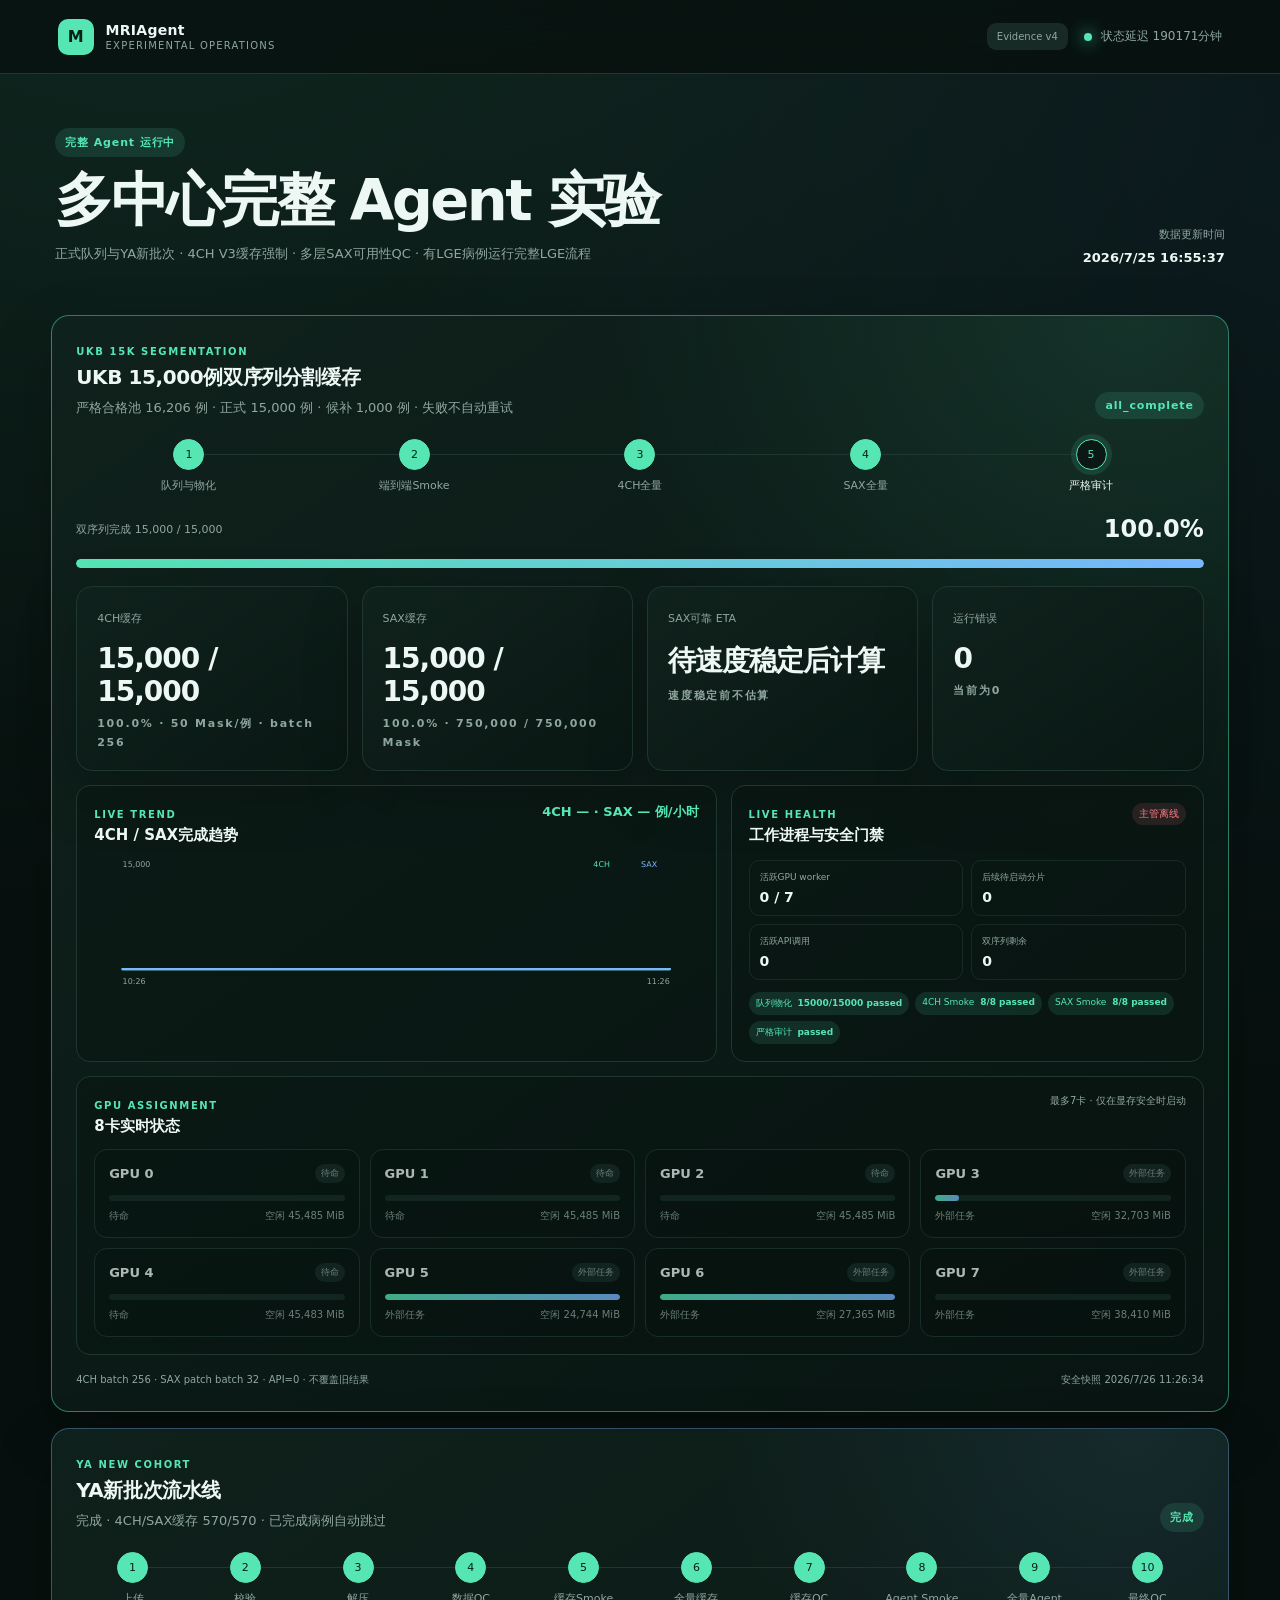
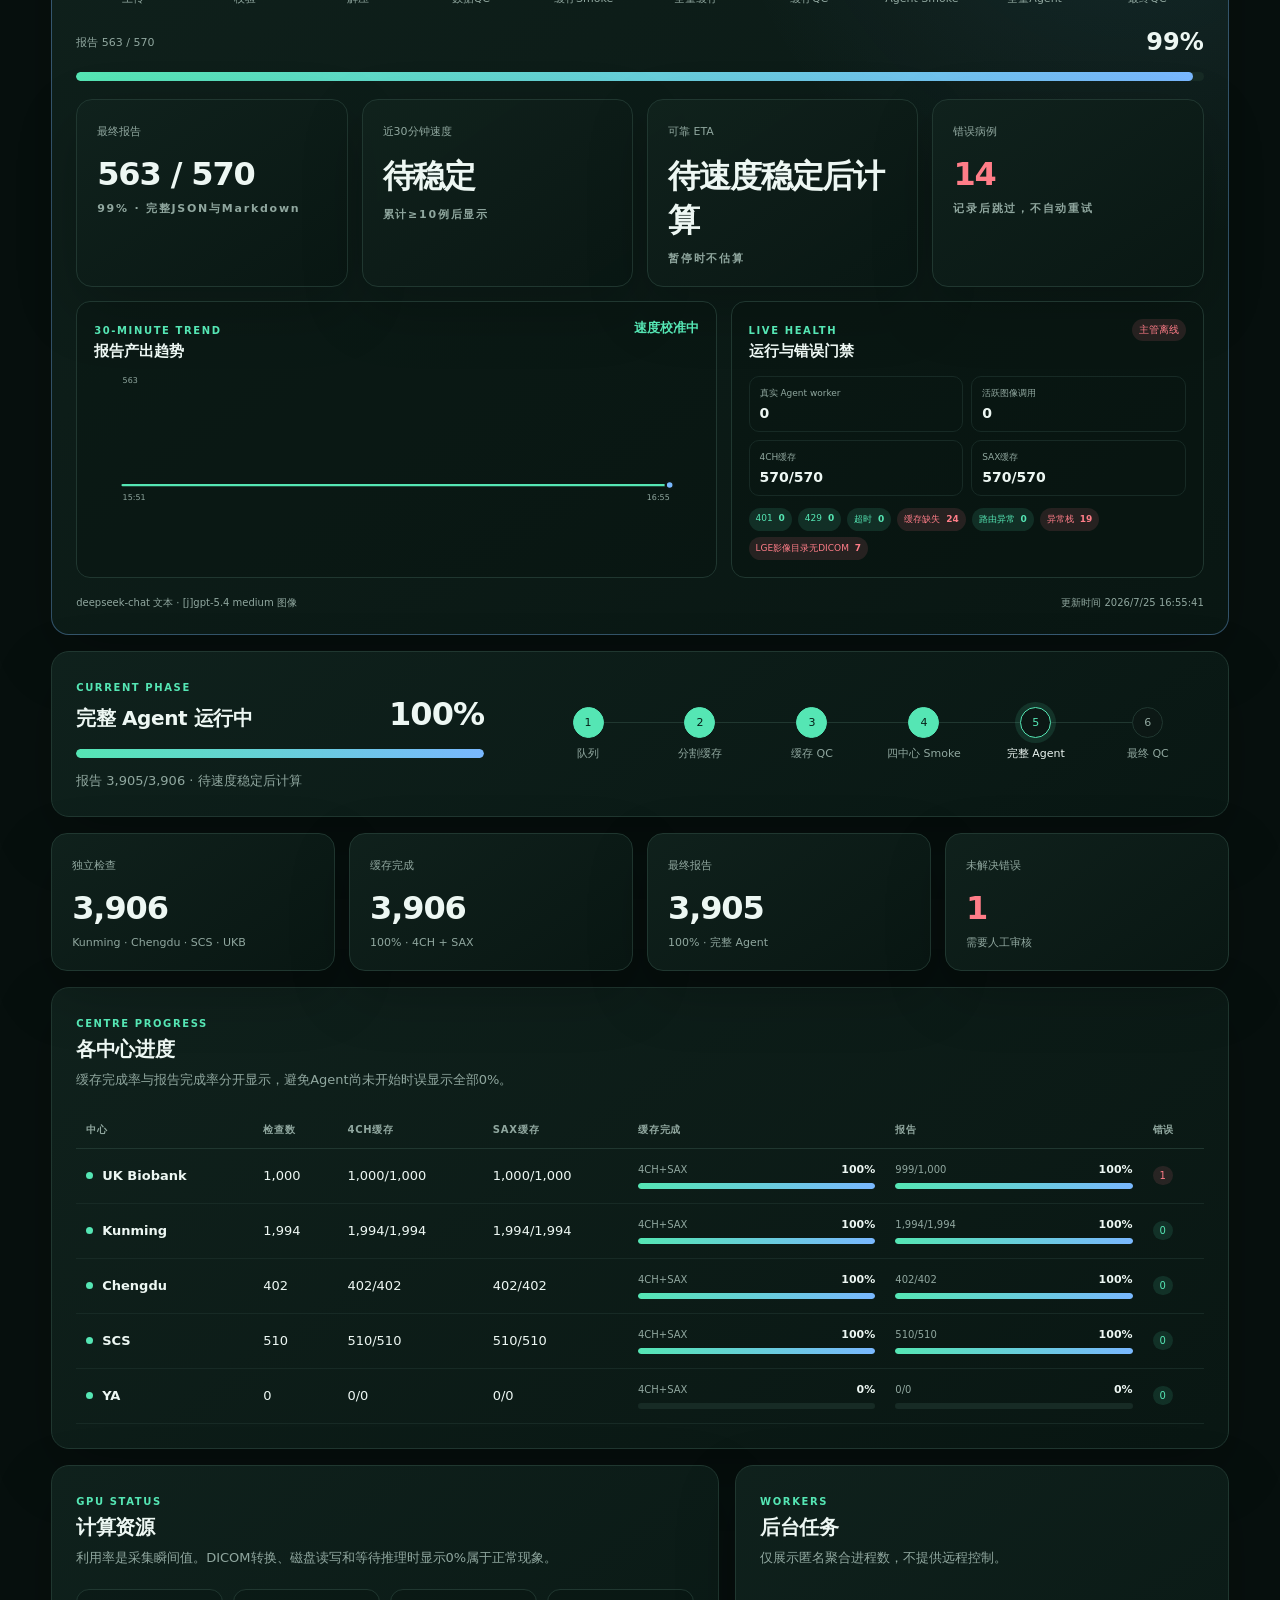
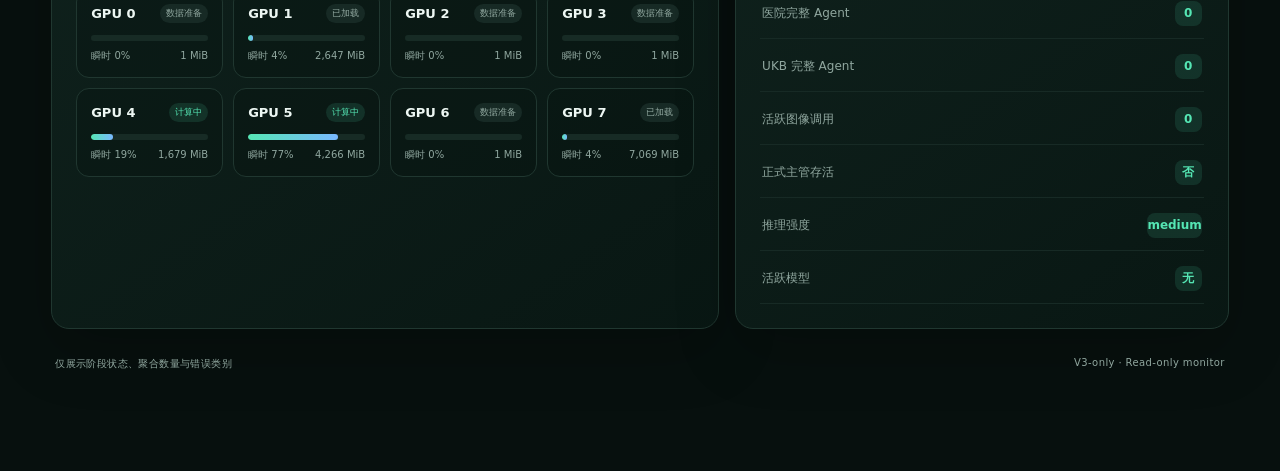
<file: index.html>
<!doctype html>
<html lang="zh-CN">
<head>
  <meta charset="utf-8">
  <meta name="viewport" content="width=device-width,initial-scale=1">
  <meta name="color-scheme" content="dark">
  <meta name="description" content="MRIAgent多中心及YA新批次匿名实验进度">
  <title>MRIAgent · 多中心实验进度</title>
  <link rel="icon" href="favicon.svg" type="image/svg+xml">
  <link rel="stylesheet" href="styles.css?v=ukb-lvgt-15000-v2">
</head>
<body>
  <header class="topbar">
    <a class="brand" href="./" aria-label="MRIAgent 实验进度首页">
      <span class="brand-mark">M</span>
      <span><b>MRIAgent</b><small>Experimental Operations</small></span>
    </a>
    <div class="top-actions">
      <a class="nav-link" href="evidence-v4.html">Evidence v4</a>
      <div class="live"><i aria-hidden="true"></i><span id="freshness">连接中</span></div>
    </div>
  </header>

  <main>
    <section class="hero">
      <div>
        <span id="phase-badge" class="phase-badge">读取状态</span>
        <h1>多中心完整 Agent 实验</h1>
        <p>正式队列与YA新批次 · 4CH V3缓存强制 · 多层SAX可用性QC · 有LGE病例运行完整LGE流程</p>
      </div>
      <div class="hero-meta"><span>数据更新时间</span><strong id="updated-at">—</strong></div>
    </section>

    <section id="alert" class="alert hidden" role="status"></section>

    <section class="panel ukb-sax-panel" aria-labelledby="ukb-sax-title">
      <div class="panel-head">
        <div><small>UKB 15K SEGMENTATION</small><h2 id="ukb-sax-title">UKB 15,000例双序列分割缓存</h2><p id="ukb-sax-detail">正在读取4CH与SAX全量缓存进度。</p></div>
        <span id="ukb-sax-state" class="phase-badge">连接中</span>
      </div>
      <ol class="pipeline ukb-sax-pipeline" id="ukb-sax-pipeline" aria-label="UKB 15000例分割流水线">
        <li data-stage="queue"><i>1</i><span>队列与物化</span></li>
        <li data-stage="smoke"><i>2</i><span>端到端Smoke</span></li>
        <li data-stage="four_ch"><i>3</i><span>4CH全量</span></li>
        <li data-stage="sax"><i>4</i><span>SAX全量</span></li>
        <li data-stage="audit"><i>5</i><span>严格审计</span></li>
      </ol>
      <div class="ya-run-progress">
        <div><span id="ukb-sax-progress-copy">双序列完成 0 / 15,000</span><strong id="ukb-sax-percent">0%</strong></div>
        <div class="progress progress-large"><i id="ukb-sax-progress"></i></div>
      </div>
      <div id="ukb-sax-cards" class="cards ya-cards"></div>
      <div class="ya-live-grid">
        <article class="ya-live-card">
          <div class="ya-live-head"><div><small>LIVE TREND</small><h3>4CH / SAX完成趋势</h3></div><b id="ukb-sax-rate">—</b></div>
          <svg id="ukb-sax-trend" viewBox="0 0 760 170" role="img" aria-label="UKB 4CH与SAX缓存完成趋势"></svg>
        </article>
        <article class="ya-live-card">
          <div class="ya-live-head"><div><small>LIVE HEALTH</small><h3>工作进程与安全门禁</h3></div><span id="ukb-sax-supervisor" class="status">—</span></div>
          <div id="ukb-sax-live-stats" class="ya-live-stats"></div>
          <div id="ukb-sax-error-list" class="ya-error-list"></div>
        </article>
      </div>
      <div class="ukb-sax-gpu-wrap"><div class="ya-live-head"><div><small>GPU ASSIGNMENT</small><h3>8卡实时状态</h3></div><span>最多7卡 · 仅在显存安全时启动</span></div><div id="ukb-sax-gpus" class="gpu-grid"></div></div>
      <div class="ya-foot"><span>4CH batch 256 · SAX patch batch 32 · API=0 · 不覆盖旧结果</span><span id="ukb-sax-updated">—</span></div>
    </section>

    <section class="panel ya-panel" aria-labelledby="ya-title">
      <div class="panel-head">
        <div><small>YA NEW COHORT</small><h2 id="ya-title">YA新批次流水线</h2><p id="ya-detail">正在读取上传与处理状态。</p></div>
        <span id="ya-state" class="phase-badge">连接中</span>
      </div>
      <ol class="pipeline ya-pipeline" id="ya-pipeline" aria-label="YA实验流水线">
        <li data-stage="waiting_upload"><i>1</i><span>上传</span></li>
        <li data-stage="verify_archives"><i>2</i><span>校验</span></li>
        <li data-stage="extract"><i>3</i><span>解压</span></li>
        <li data-stage="inventory_qc"><i>4</i><span>数据QC</span></li>
        <li data-stage="cache_smoke"><i>5</i><span>缓存Smoke</span></li>
        <li data-stage="cache_full"><i>6</i><span>全量缓存</span></li>
        <li data-stage="cache_qc"><i>7</i><span>缓存QC</span></li>
        <li data-stage="agent_smoke"><i>8</i><span>Agent Smoke</span></li>
        <li data-stage="agent_full"><i>9</i><span>全量Agent</span></li>
        <li data-stage="final_qc"><i>10</i><span>最终QC</span></li>
      </ol>
      <div class="ya-run-progress">
        <div><span id="ya-progress-copy">报告 0 / 570</span><strong id="ya-percent">0%</strong></div>
        <div class="progress progress-large"><i id="ya-progress"></i></div>
      </div>
      <div id="ya-cards" class="cards ya-cards"></div>
      <div class="ya-live-grid">
        <article class="ya-live-card">
          <div class="ya-live-head"><div><small>30-MINUTE TREND</small><h3>报告产出趋势</h3></div><b id="ya-rate">—</b></div>
          <svg id="ya-trend" viewBox="0 0 760 170" role="img" aria-label="YA累计报告趋势"></svg>
        </article>
        <article class="ya-live-card">
          <div class="ya-live-head"><div><small>LIVE HEALTH</small><h3>运行与错误门禁</h3></div><span id="ya-supervisor" class="status">—</span></div>
          <div id="ya-live-stats" class="ya-live-stats"></div>
          <div id="ya-error-list" class="ya-error-list"></div>
        </article>
      </div>
      <div class="ya-foot"><span id="ya-models">DeepSeek文本 · [j]gpt-5.4 medium图像</span><span id="ya-updated">—</span></div>
    </section>

    <section class="overview panel">
      <div class="overview-copy">
        <small>CURRENT PHASE</small>
        <div class="overview-title"><h2 id="phase-title">准备中</h2><strong id="phase-percent">0%</strong></div>
        <div class="progress progress-large"><i id="phase-progress"></i></div>
        <p id="phase-detail">正在读取实验状态。</p>
      </div>
      <ol class="pipeline" id="pipeline" aria-label="实验流水线">
        <li data-step="cohort"><i>1</i><span>队列</span></li>
        <li data-step="cache"><i>2</i><span>分割缓存</span></li>
        <li data-step="qc"><i>3</i><span>缓存 QC</span></li>
        <li data-step="smoke"><i>4</i><span>四中心 Smoke</span></li>
        <li data-step="agent"><i>5</i><span>完整 Agent</span></li>
        <li data-step="final"><i>6</i><span>最终 QC</span></li>
      </ol>
    </section>

    <section class="cards" id="summary-cards" aria-label="核心指标"></section>

    <section class="panel">
      <div class="panel-head">
        <div><small>CENTRE PROGRESS</small><h2>各中心进度</h2><p>缓存完成率与报告完成率分开显示，避免Agent尚未开始时误显示全部0%。</p></div>
      </div>
      <div class="table-wrap"><table>
        <thead><tr><th>中心</th><th>检查数</th><th>4CH缓存</th><th>SAX缓存</th><th>缓存完成</th><th>报告</th><th>错误</th></tr></thead>
        <tbody id="center-rows"></tbody>
      </table></div>
    </section>

    <section class="split">
      <article class="panel">
        <div class="panel-head"><div><small>GPU STATUS</small><h2>计算资源</h2><p>利用率是采集瞬间值。DICOM转换、磁盘读写和等待推理时显示0%属于正常现象。</p></div></div>
        <div id="gpu-grid" class="gpu-grid"></div>
      </article>
      <article class="panel">
        <div class="panel-head"><div><small>WORKERS</small><h2>后台任务</h2><p>仅展示匿名聚合进程数，不提供远程控制。</p></div></div>
        <div id="worker-list" class="worker-list"></div>
      </article>
    </section>

    <footer><span>仅展示阶段状态、聚合数量与错误类别</span><span>V3-only · Read-only monitor</span></footer>
  </main>
  <script src="app.js?v=ukb-lvgt-15000-v2"></script>
</body>
</html>
</file>
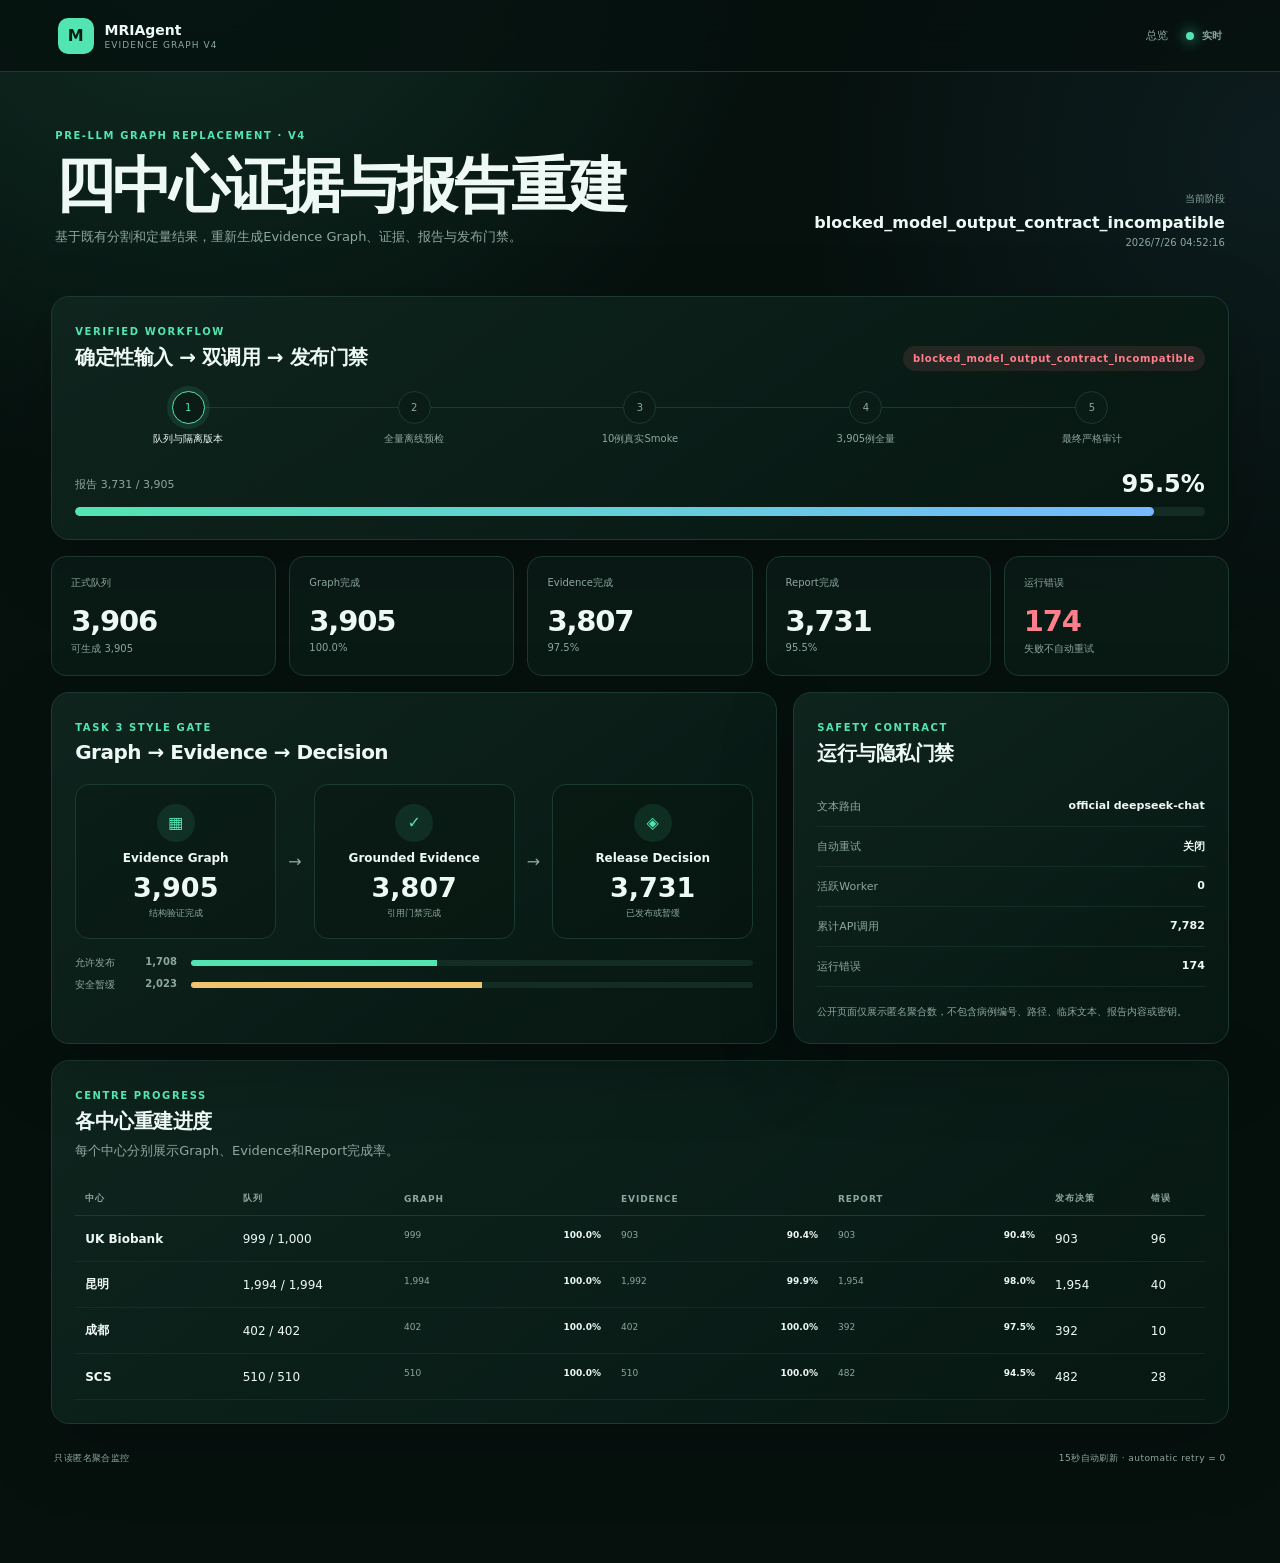
<file: evidence-v4.html>
<!doctype html>
<html lang="zh-CN">
<head>
  <meta charset="utf-8">
  <meta name="viewport" content="width=device-width,initial-scale=1">
  <meta name="color-scheme" content="dark">
  <meta name="description" content="MRIAgent Evidence Graph v4四中心匿名聚合实时进度">
  <title>MRIAgent · Evidence Graph v4</title>
  <link rel="icon" href="favicon.svg" type="image/svg+xml">
  <link rel="stylesheet" href="evidence-v4.css?v=1">
</head>
<body>
  <header class="topbar">
    <a class="brand" href="./"><span class="mark">M</span><span><b>MRIAgent</b><small>Evidence Graph v4</small></span></a>
    <div class="top-actions"><a href="./">总览</a><span class="live"><i></i><b id="freshness">连接中</b></span></div>
  </header>
  <main>
    <section class="hero">
      <div><span class="eyebrow">PRE-LLM GRAPH REPLACEMENT · V4</span><h1>四中心证据与报告重建</h1><p>基于既有分割和定量结果，重新生成Evidence Graph、证据、报告与发布门禁。</p></div>
      <div class="hero-state"><span>当前阶段</span><strong id="stage-name">读取状态</strong><small id="updated-at">—</small></div>
    </section>

    <section class="panel flow-panel">
      <div class="panel-head"><div><small>VERIFIED WORKFLOW</small><h2>确定性输入 → 双调用 → 发布门禁</h2></div><span id="state-badge" class="badge">连接中</span></div>
      <ol class="pipeline" id="pipeline">
        <li data-stage="prepared"><i>1</i><span>队列与隔离版本</span></li>
        <li data-stage="preflight"><i>2</i><span>全量离线预检</span></li>
        <li data-stage="smoke"><i>3</i><span>10例真实Smoke</span></li>
        <li data-stage="full"><i>4</i><span>3,905例全量</span></li>
        <li data-stage="audit"><i>5</i><span>最终严格审计</span></li>
      </ol>
      <div class="progress-copy"><span id="progress-copy">报告 0 / 3,905</span><strong id="progress-percent">0%</strong></div>
      <div class="progress"><i id="progress-bar"></i></div>
    </section>

    <section class="kpis" id="kpis" aria-label="核心进度"></section>

    <section class="split">
      <article class="panel decision-panel">
        <div class="panel-head"><div><small>TASK 3 STYLE GATE</small><h2>Graph → Evidence → Decision</h2></div></div>
        <div class="decision-flow">
          <div><span class="icon">▦</span><b>Evidence Graph</b><strong id="graph-count">0</strong><small>结构验证完成</small></div>
          <em>→</em>
          <div><span class="icon">✓</span><b>Grounded Evidence</b><strong id="evidence-count">0</strong><small>引用门禁完成</small></div>
          <em>→</em>
          <div><span class="icon">◈</span><b>Release Decision</b><strong id="decision-count">0</strong><small>已发布或暂缓</small></div>
        </div>
        <div class="release-bars">
          <div><span>允许发布</span><b id="released-copy">0</b></div><div class="bar"><i id="released-bar"></i></div>
          <div><span>安全暂缓</span><b id="withheld-copy">0</b></div><div class="bar amber"><i id="withheld-bar"></i></div>
        </div>
      </article>
      <article class="panel safety-panel">
        <div class="panel-head"><div><small>SAFETY CONTRACT</small><h2>运行与隐私门禁</h2></div></div>
        <ul>
          <li><span>文本路由</span><b id="text-route">official deepseek-chat</b></li>
          <li><span>自动重试</span><b id="retry-state">关闭</b></li>
          <li><span>活跃Worker</span><b id="workers">0</b></li>
          <li><span>累计API调用</span><b id="api-calls">0</b></li>
          <li><span>运行错误</span><b id="errors">0</b></li>
        </ul>
        <p>公开页面仅展示匿名聚合数，不包含病例编号、路径、临床文本、报告内容或密钥。</p>
      </article>
    </section>

    <section class="panel">
      <div class="panel-head"><div><small>CENTRE PROGRESS</small><h2>各中心重建进度</h2><p>每个中心分别展示Graph、Evidence和Report完成率。</p></div></div>
      <div class="table-wrap"><table><thead><tr><th>中心</th><th>队列</th><th>Graph</th><th>Evidence</th><th>Report</th><th>发布决策</th><th>错误</th></tr></thead><tbody id="center-rows"></tbody></table></div>
    </section>
    <footer><span>只读匿名聚合监控</span><span>15秒自动刷新 · automatic retry = 0</span></footer>
  </main>
  <script src="evidence-v4.js?v=1"></script>
</body>
</html>
</file>
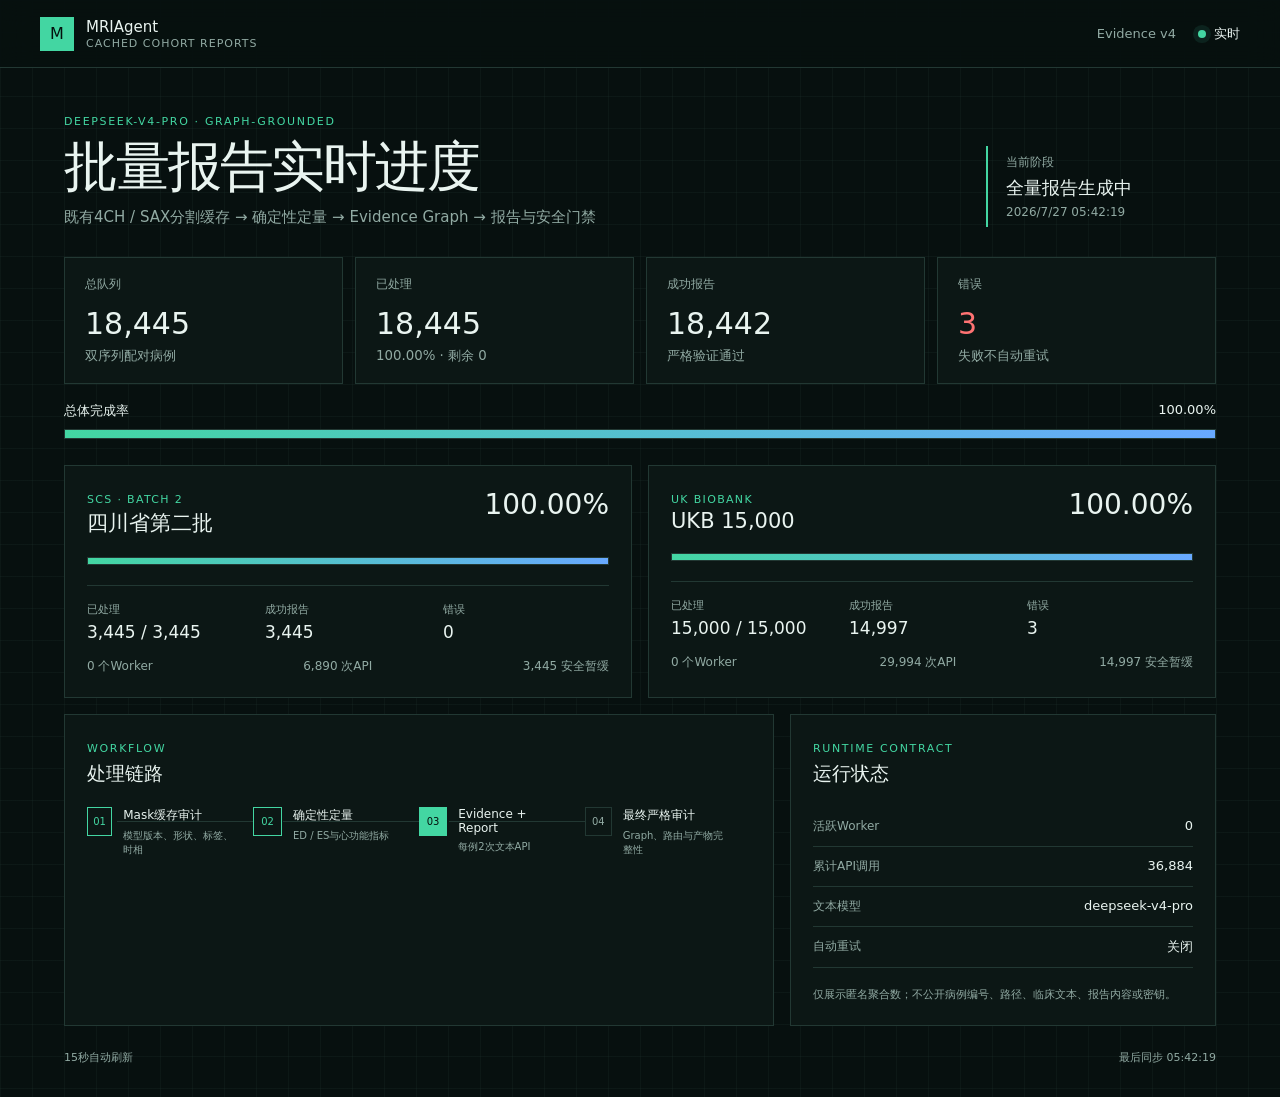
<file: reports-v4.html>
<!doctype html>
<html lang="zh-CN">
<head>
  <meta charset="utf-8">
  <meta name="viewport" content="width=device-width,initial-scale=1">
  <meta name="color-scheme" content="dark">
  <meta name="description" content="UKB 15000与四川第二批报告生成匿名聚合进度">
  <title>MRIAgent · 批量报告进度</title>
  <link rel="icon" href="favicon.svg" type="image/svg+xml">
  <link rel="stylesheet" href="reports-v4.css?v=1">
</head>
<body>
  <header class="topbar">
    <a class="brand" href="./"><span class="brand-mark">M</span><span><strong>MRIAgent</strong><small>Cached cohort reports</small></span></a>
    <nav><a href="evidence-v4.html">Evidence v4</a><span class="connection"><i></i><b id="connection">连接中</b></span></nav>
  </header>

  <main>
    <section class="hero">
      <div><span class="eyebrow">DEEPSEEK-V4-PRO · GRAPH-GROUNDED</span><h1>批量报告实时进度</h1><p>既有4CH / SAX分割缓存 → 确定性定量 → Evidence Graph → 报告与安全门禁</p></div>
      <div class="stage"><span>当前阶段</span><strong id="stage">读取状态</strong><small id="updated">—</small></div>
    </section>

    <section class="summary" aria-label="总进度">
      <article><span>总队列</span><strong id="total">0</strong><small>双序列配对病例</small></article>
      <article><span>已处理</span><strong id="completed">0</strong><small id="completed-note">0%</small></article>
      <article><span>成功报告</span><strong id="ok">0</strong><small>严格验证通过</small></article>
      <article class="error"><span>错误</span><strong id="errors">0</strong><small>失败不自动重试</small></article>
    </section>

    <section class="overall">
      <div class="overall-copy"><span>总体完成率</span><strong id="overall-percent">0.00%</strong></div>
      <div class="track" aria-label="总体完成率"><i id="overall-bar"></i></div>
    </section>

    <section class="cohorts" id="cohorts" aria-label="分队列进度"></section>

    <section class="lower">
      <article class="panel">
        <header><span>WORKFLOW</span><h2>处理链路</h2></header>
        <ol class="pipeline">
          <li class="done"><b>01</b><span>Mask缓存审计<small>模型版本、形状、标签、时相</small></span></li>
          <li class="done"><b>02</b><span>确定性定量<small>ED / ES与心功能指标</small></span></li>
          <li class="active"><b>03</b><span>Evidence + Report<small>每例2次文本API</small></span></li>
          <li><b>04</b><span>最终严格审计<small>Graph、路由与产物完整性</small></span></li>
        </ol>
      </article>
      <article class="panel runtime">
        <header><span>RUNTIME CONTRACT</span><h2>运行状态</h2></header>
        <dl>
          <div><dt>活跃Worker</dt><dd id="workers">0</dd></div>
          <div><dt>累计API调用</dt><dd id="api">0</dd></div>
          <div><dt>文本模型</dt><dd>deepseek-v4-pro</dd></div>
          <div><dt>自动重试</dt><dd id="retry">关闭</dd></div>
        </dl>
        <p>仅展示匿名聚合数；不公开病例编号、路径、临床文本、报告内容或密钥。</p>
      </article>
    </section>

    <footer><span>15秒自动刷新</span><span id="footer-state">等待数据</span></footer>
  </main>
  <script src="reports-v4.js?v=1"></script>
</body>
</html>
</file>
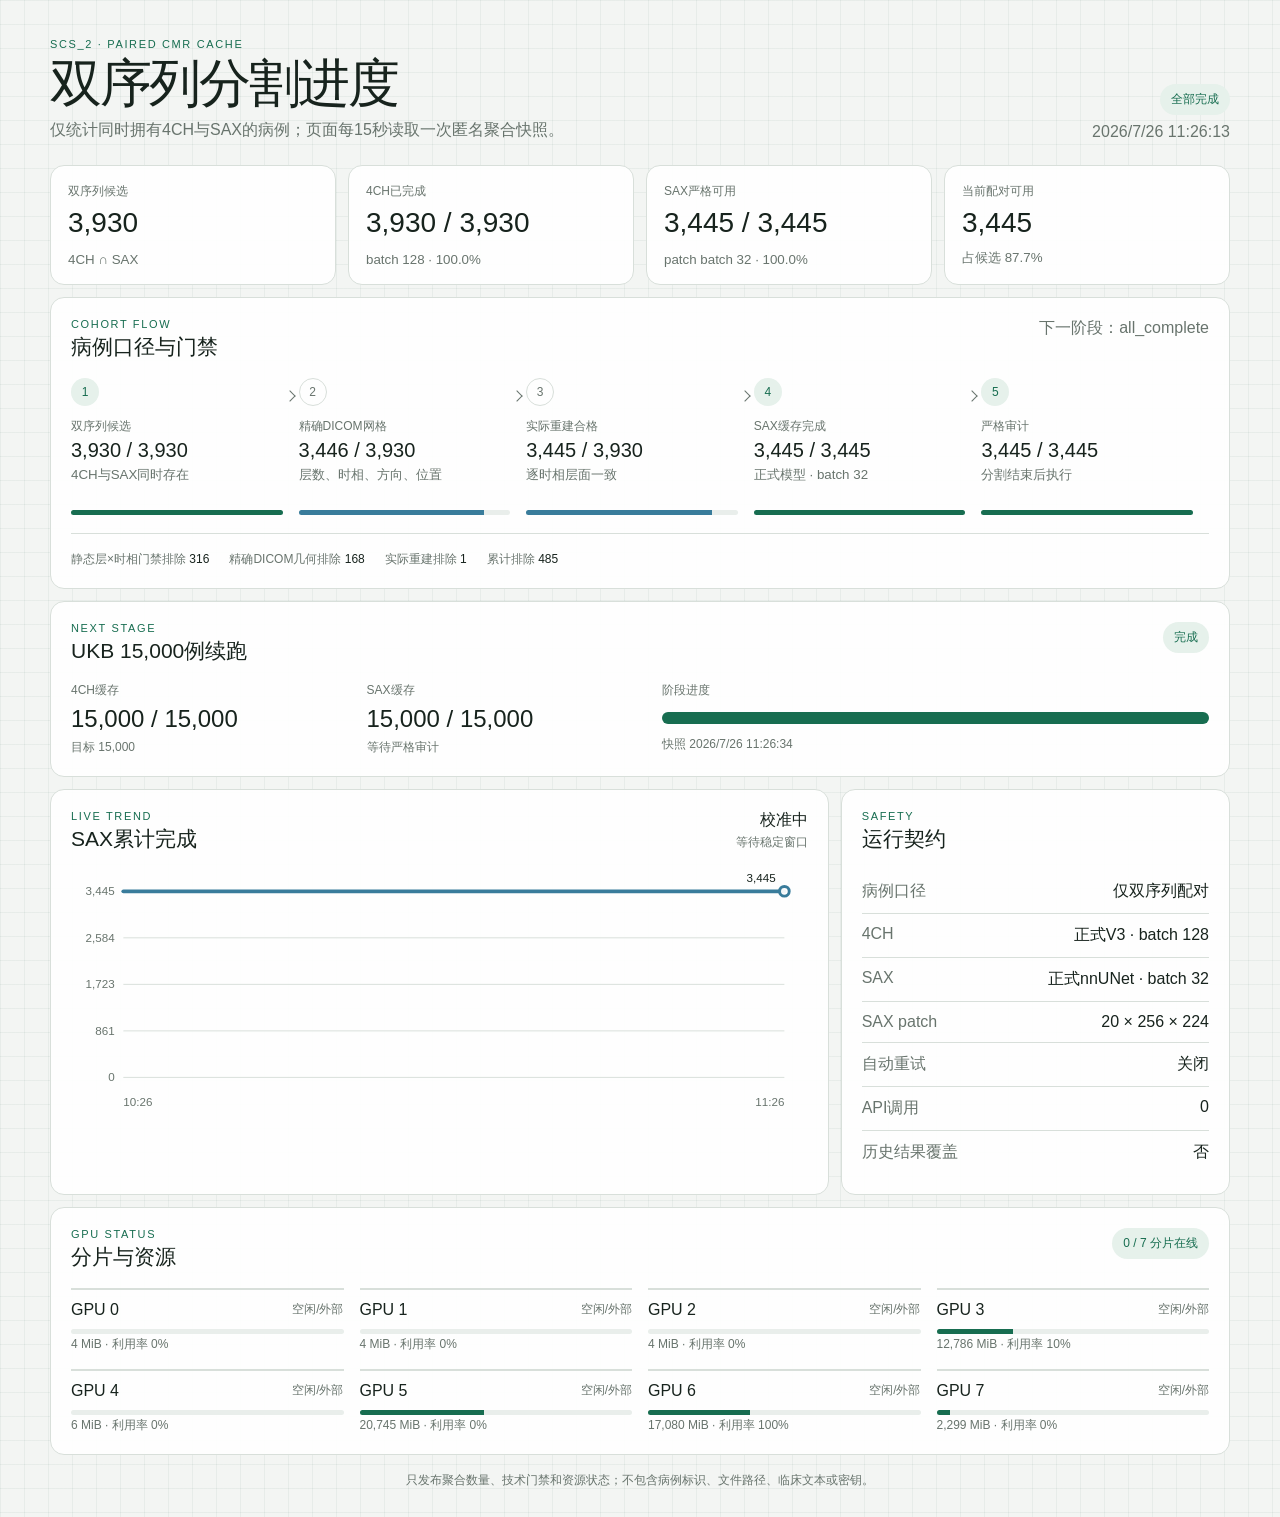
<file: scs2.html>
<!doctype html>
<html lang="zh-CN">
<head>
  <meta charset="utf-8">
  <meta name="viewport" content="width=device-width,initial-scale=1">
  <title>SCS_2 · 双序列分割进度</title>
  <link rel="stylesheet" href="scs2.css?v=2">
</head>
<body>
  <main>
    <header>
      <div>
        <p class="eyebrow">SCS_2 · PAIRED CMR CACHE</p>
        <h1>双序列分割进度</h1>
        <p class="subtitle">仅统计同时拥有4CH与SAX的病例；页面每15秒读取一次匿名聚合快照。</p>
      </div>
      <div class="status-block">
        <span id="state" class="badge">连接中</span>
        <time id="updated">—</time>
      </div>
    </header>

    <section class="stats" aria-label="核心指标">
      <article class="stat"><span>双序列候选</span><strong id="candidate-count">—</strong><small>4CH ∩ SAX</small></article>
      <article class="stat"><span>4CH已完成</span><strong id="four-count">—</strong><small id="four-meta">—</small></article>
      <article class="stat"><span>SAX严格可用</span><strong id="sax-count">—</strong><small id="sax-meta">—</small></article>
      <article class="stat"><span>当前配对可用</span><strong id="paired-count">—</strong><small id="paired-meta">—</small></article>
    </section>

    <section class="panel pipeline-panel">
      <div class="panel-head">
        <div><p class="eyebrow">COHORT FLOW</p><h2>病例口径与门禁</h2></div>
        <span id="next-stage" class="quiet">—</span>
      </div>
      <div id="pipeline" class="pipeline" aria-label="配对病例处理流程"></div>
      <div id="exclusion-note" class="exclusion-note">—</div>
    </section>

    <section class="panel ukb-panel">
      <div class="panel-head">
        <div><p class="eyebrow">NEXT STAGE</p><h2>UKB 15,000例续跑</h2></div>
        <span id="ukb-state" class="badge">等待SCS_2</span>
      </div>
      <div class="ukb-progress">
        <div><span>4CH缓存</span><strong id="ukb-four">—</strong><small>目标 15,000</small></div>
        <div><span>SAX缓存</span><strong id="ukb-sax">—</strong><small id="ukb-remaining">—</small></div>
        <div class="wide"><span>阶段进度</span><div class="overall-bar"><i id="ukb-bar"></i></div><small id="ukb-updated">—</small></div>
      </div>
    </section>

    <section class="two-col">
      <article class="panel">
        <div class="panel-head">
          <div><p class="eyebrow">LIVE TREND</p><h2>SAX累计完成</h2></div>
          <div class="rate"><strong id="rate">—</strong><small id="eta">—</small></div>
        </div>
        <svg id="trend" viewBox="0 0 760 250" role="img" aria-label="SAX累计完成趋势"></svg>
      </article>
      <article class="panel">
        <div class="panel-head"><div><p class="eyebrow">SAFETY</p><h2>运行契约</h2></div></div>
        <dl id="contracts"></dl>
      </article>
    </section>

    <section class="panel">
      <div class="panel-head">
        <div><p class="eyebrow">GPU STATUS</p><h2>分片与资源</h2></div>
        <span id="workers" class="badge">—</span>
      </div>
      <div id="gpus" class="gpu-grid"></div>
    </section>

    <footer>只发布聚合数量、技术门禁和资源状态；不包含病例标识、文件路径、临床文本或密钥。</footer>
  </main>
  <script src="scs2.js?v=2"></script>
</body>
</html>
</file>
<file: styles.css>
:root{--bg:#07100e;--surface:#0c1815;--surface-2:#10211d;--line:#203730;--line-soft:#172a25;--text:#edf7f3;--muted:#90a79f;--mint:#55e6b4;--mint-soft:rgba(85,230,180,.12);--blue:#79b8ff;--amber:#f6c76e;--red:#ff7d88;--shadow:0 22px 60px rgba(0,0,0,.22)}
*{box-sizing:border-box}html{scroll-behavior:smooth}body{margin:0;background:radial-gradient(circle at 12% -8%,rgba(54,135,108,.24),transparent 29%),radial-gradient(circle at 100% 5%,rgba(47,100,142,.12),transparent 24%),var(--bg);color:var(--text);font-family:Inter,"SF Pro Display","PingFang SC","Microsoft YaHei",system-ui,sans-serif;-webkit-font-smoothing:antialiased}
.topbar{height:74px;padding:0 max(24px,4.5vw);display:flex;align-items:center;justify-content:space-between;border-bottom:1px solid var(--line);background:rgba(7,16,14,.76);backdrop-filter:blur(18px);position:sticky;top:0;z-index:20}.brand{display:flex;align-items:center;gap:12px;color:var(--text);text-decoration:none}.brand-mark{width:36px;height:36px;display:grid;place-items:center;border-radius:10px;background:var(--mint);color:#062019;font-weight:800}.brand b,.brand small{display:block}.brand b{font-size:14px;letter-spacing:.02em}.brand small{margin-top:2px;color:var(--muted);font-size:10px;letter-spacing:.12em;text-transform:uppercase}.live{display:flex;align-items:center;gap:9px;color:var(--muted);font-size:12px}.live i{width:8px;height:8px;border-radius:50%;background:var(--mint);box-shadow:0 0 16px var(--mint)}
.top-actions{display:flex;align-items:center;gap:16px}.nav-link{padding:8px 10px;border-radius:9px;color:var(--muted);background:var(--line-soft);font-size:10px;text-decoration:none}.nav-link:hover{color:var(--text)}
main{width:min(1440px,92vw);margin:0 auto 72px}.hero{padding:54px 4px 34px;display:flex;align-items:flex-end;justify-content:space-between;gap:32px}.hero h1{font-size:clamp(32px,4.5vw,58px);letter-spacing:-.045em;line-height:1.06;margin:13px 0 12px}.hero p,.panel-head p,.overview p{margin:0;color:var(--muted);font-size:13px;line-height:1.7}.phase-badge{display:inline-flex;padding:7px 10px;border-radius:999px;background:var(--mint-soft);color:var(--mint);font-size:11px;font-weight:700;letter-spacing:.08em}.hero-meta{min-width:210px;text-align:right}.hero-meta span,.hero-meta strong{display:block}.hero-meta span{color:var(--muted);font-size:11px}.hero-meta strong{margin-top:8px;font-size:13px;font-weight:600}
.panel,.card{border:1px solid var(--line);background:linear-gradient(145deg,rgba(16,34,29,.94),rgba(9,23,19,.96));box-shadow:var(--shadow)}.panel{border-radius:18px;padding:24px;margin-top:16px}.panel small,.overview small{color:var(--mint);font-size:10px;font-weight:700;letter-spacing:.16em}.panel h2,.overview h2{margin:5px 0 0;font-size:20px;letter-spacing:-.02em}.panel-head{display:flex;align-items:flex-end;justify-content:space-between;gap:20px;margin-bottom:20px}.panel-head p{margin-top:6px;max-width:720px}
.overview{display:grid;grid-template-columns:minmax(300px,.85fr) minmax(520px,1.4fr);gap:48px;align-items:center}.overview-title{display:flex;align-items:baseline;justify-content:space-between;gap:20px}.overview-title strong{font-size:32px;letter-spacing:-.03em}.overview-copy>p{margin-top:12px}.progress{height:7px;border-radius:999px;background:#172b25;overflow:hidden}.progress i{display:block;height:100%;border-radius:inherit;background:linear-gradient(90deg,var(--mint),var(--blue));transition:width .5s ease}.progress-large{height:9px;margin-top:16px}.pipeline{list-style:none;margin:0;padding:0;display:grid;grid-template-columns:repeat(6,1fr);position:relative}.pipeline:before{content:"";position:absolute;left:8%;right:8%;top:15px;height:1px;background:var(--line)}.pipeline li{position:relative;display:grid;justify-items:center;gap:8px;color:var(--muted);font-size:11px;text-align:center}.pipeline i{width:31px;height:31px;border-radius:50%;display:grid;place-items:center;background:var(--surface);border:1px solid var(--line);font-style:normal;font-size:11px;z-index:1}.pipeline li.done i{background:var(--mint);border-color:var(--mint);color:#072018}.pipeline li.active{color:var(--text)}.pipeline li.active i{border-color:var(--mint);box-shadow:0 0 0 5px var(--mint-soft);color:var(--mint)}
.cards{display:grid;grid-template-columns:repeat(4,1fr);gap:14px;margin-top:16px}.card{border-radius:16px;padding:20px;min-height:126px}.card .label{color:var(--muted);font-size:11px}.card strong{display:block;font-size:32px;letter-spacing:-.035em;margin:16px 0 4px}.card small{color:var(--muted);font-size:11px}.card.error strong{color:var(--red)}
.ya-panel{border-color:rgba(121,184,255,.35);background:radial-gradient(circle at 92% 0,rgba(121,184,255,.09),transparent 31%),linear-gradient(145deg,rgba(16,34,29,.96),rgba(9,23,19,.98))}.ya-pipeline{grid-template-columns:repeat(10,1fr);margin:8px 0 22px}.ya-pipeline:before{left:5%;right:5%}.ya-run-progress{margin:4px 0 18px}.ya-run-progress>div:first-child{display:flex;align-items:center;justify-content:space-between;color:var(--muted);font-size:11px}.ya-run-progress strong{color:var(--text);font-size:24px}.ya-cards{margin-top:0}.ya-live-grid{display:grid;grid-template-columns:1.15fr .85fr;gap:14px;margin-top:14px}.ya-live-card{min-width:0;padding:17px;border:1px solid var(--line);border-radius:14px;background:rgba(5,15,12,.28)}.ya-live-head{display:flex;align-items:flex-start;justify-content:space-between;gap:16px}.ya-live-head h3{margin:4px 0 0;font-size:15px}.ya-live-head>b{color:var(--mint);font-size:13px}.ya-live-card svg{display:block;width:100%;height:auto;margin-top:8px}.ya-live-stats{display:grid;grid-template-columns:1fr 1fr;gap:8px;margin-top:15px}.ya-live-stats div{padding:10px;border:1px solid var(--line-soft);border-radius:10px}.ya-live-stats span,.ya-live-stats b{display:block}.ya-live-stats span{color:var(--muted);font-size:9px}.ya-live-stats b{margin-top:5px;font-size:14px}.ya-error-list{display:flex;flex-wrap:wrap;gap:6px;margin-top:12px}.health-chip,.error-chip{padding:5px 7px;border-radius:999px;background:var(--mint-soft);color:var(--mint);font-size:9px}.health-chip.bad,.error-chip{background:rgba(255,125,136,.12);color:var(--red)}.health-chip b,.error-chip b{margin-left:3px}.chart-axis{stroke:var(--line);stroke-width:1}.chart-area{fill:rgba(85,230,180,.08)}.chart-line{fill:none;stroke:var(--mint);stroke-width:3;stroke-linecap:round;stroke-linejoin:round}.chart-point{fill:var(--blue);stroke:var(--surface);stroke-width:3}.chart-label,.chart-empty{fill:var(--muted);font-size:10px}.ya-foot{display:flex;justify-content:space-between;gap:16px;margin-top:18px;color:var(--muted);font-size:10px}.ya-panel.failed{border-color:rgba(255,125,136,.65)}
.ukb-sax-panel{border-color:rgba(85,230,180,.48);background:radial-gradient(circle at 92% 0,rgba(85,230,180,.11),transparent 34%),linear-gradient(145deg,rgba(16,34,29,.98),rgba(8,21,18,.99))}.ukb-sax-pipeline{grid-template-columns:repeat(5,1fr);margin:8px 0 22px}.ukb-sax-pipeline:before{left:10%;right:10%}.ukb-sax-gpu-wrap{margin-top:14px;padding:17px;border:1px solid var(--line);border-radius:14px;background:rgba(5,15,12,.28)}.ukb-sax-gpu-wrap>.ya-live-head{margin-bottom:13px}.ukb-sax-gpu-wrap>.ya-live-head>span{color:var(--muted);font-size:10px}.gpu-owned{border-color:rgba(85,230,180,.32)}.gpu-external{opacity:.72}.ukb-sax-panel .card strong{font-size:28px}
.table-wrap{overflow:auto}table{width:100%;border-collapse:collapse;font-size:13px}th{padding:11px 10px;text-align:left;color:var(--muted);font-size:10px;font-weight:700;letter-spacing:.08em;text-transform:uppercase;border-bottom:1px solid var(--line)}td{padding:14px 10px;border-bottom:1px solid var(--line-soft);white-space:nowrap}tbody tr:hover{background:rgba(85,230,180,.025)}.centre{display:flex;align-items:center;gap:9px;font-weight:650}.centre:before{content:"";width:7px;height:7px;border-radius:50%;background:var(--mint)}.metric-cell{min-width:175px}.metric-line{display:flex;align-items:center;justify-content:space-between;gap:12px;margin-bottom:7px}.metric-line span{color:var(--muted);font-size:10px}.metric-line b{font-size:11px}.bar{height:6px;border-radius:999px;background:#172b25;overflow:hidden}.bar i{height:100%;display:block;border-radius:inherit;background:linear-gradient(90deg,var(--mint),var(--blue))}
.split{display:grid;grid-template-columns:1.15fr .85fr;gap:16px}.gpu-grid{display:grid;grid-template-columns:repeat(4,1fr);gap:10px}.gpu{padding:14px;border:1px solid var(--line);border-radius:13px;background:rgba(5,15,12,.28)}.gpu-top,.gpu-meta{display:flex;align-items:center;justify-content:space-between;gap:8px}.gpu strong{font-size:13px}.gpu-state{font-size:9px;color:var(--muted);padding:3px 6px;border-radius:999px;background:var(--line-soft)}.gpu-state.active{color:var(--mint);background:var(--mint-soft)}.gpu .bar{margin:12px 0 8px}.gpu-meta{font-size:10px;color:var(--muted)}.worker-list{display:grid;gap:3px}.worker{display:flex;align-items:center;justify-content:space-between;padding:12px 2px;border-bottom:1px solid var(--line-soft);font-size:12px}.worker span{color:var(--muted)}.worker b{display:grid;place-items:center;min-width:27px;height:25px;border-radius:8px;background:var(--mint-soft);color:var(--mint)}
.cases-head{align-items:center}.cases{max-height:520px}input{width:280px;padding:11px 13px;color:var(--text);background:#07120f;border:1px solid var(--line);border-radius:10px;outline:none}input:focus{border-color:var(--mint);box-shadow:0 0 0 3px var(--mint-soft)}code{font-family:"SFMono-Regular",Consolas,monospace;font-size:11px;color:#bad2c9}.status{display:inline-flex;padding:4px 7px;border-radius:999px;background:var(--line-soft);color:var(--muted);font-size:10px}.status.complete{background:var(--mint-soft);color:var(--mint)}.status.error{background:rgba(255,125,136,.12);color:var(--red)}.alert{padding:14px 17px;margin-bottom:16px;border-radius:12px;border:1px solid rgba(246,199,110,.45);background:rgba(246,199,110,.09);color:var(--amber);font-size:12px}.hidden{display:none}.sr-only{position:absolute;width:1px;height:1px;padding:0;margin:-1px;overflow:hidden;clip:rect(0,0,0,0);white-space:nowrap;border:0}footer{display:flex;justify-content:space-between;gap:20px;padding:28px 4px;color:var(--muted);font-size:10px;letter-spacing:.04em}
@media(max-width:1050px){.overview{grid-template-columns:1fr}.cards{grid-template-columns:repeat(2,1fr)}.split,.ya-live-grid{grid-template-columns:1fr}.gpu-grid{grid-template-columns:repeat(4,1fr)}.ya-pipeline{grid-template-columns:repeat(5,1fr);row-gap:20px}.ya-pipeline:before{display:none}}
@media(max-width:720px){main{width:min(94vw,1440px)}.topbar{height:66px}.brand small{display:none}.hero{padding-top:36px;align-items:flex-start;flex-direction:column}.hero-meta{text-align:left}.overview{padding:20px;gap:30px}.pipeline{grid-template-columns:repeat(3,1fr);row-gap:22px}.pipeline:before{display:none}.cards{grid-template-columns:1fr 1fr}.gpu-grid{grid-template-columns:repeat(2,1fr)}.panel{padding:18px}.cases-head{align-items:flex-start;flex-direction:column}input{width:100%}footer{flex-direction:column}.hero h1{font-size:36px}}
@media(max-width:430px){.cards{grid-template-columns:1fr}.pipeline span{font-size:10px}.gpu-grid{grid-template-columns:1fr 1fr}}
@media(prefers-reduced-motion:reduce){*{scroll-behavior:auto!important;transition:none!important}}
.chart-line-four{stroke:var(--mint)}
.chart-line-sax{stroke:var(--blue)}
.chart-label-four{fill:var(--mint)}
.chart-label-sax{fill:var(--blue)}
</file>
<file: evidence-v4.css>
:root{--bg:#06110e;--surface:#0b1b16;--surface2:#10251e;--line:#1c3a30;--text:#eef9f5;--muted:#8da89e;--mint:#53e5b1;--mint2:#93f3d3;--blue:#75b9ff;--amber:#f1c56d;--red:#ff7e8b;--shadow:0 24px 70px rgba(0,0,0,.25)}
*{box-sizing:border-box}html{scroll-behavior:smooth}body{margin:0;color:var(--text);background:radial-gradient(circle at 15% -8%,rgba(51,141,109,.25),transparent 30%),radial-gradient(circle at 100% 10%,rgba(66,111,151,.12),transparent 25%),var(--bg);font-family:Inter,"SF Pro Display","PingFang SC","Microsoft YaHei",system-ui,sans-serif;-webkit-font-smoothing:antialiased}.topbar{height:72px;padding:0 max(22px,4.5vw);display:flex;align-items:center;justify-content:space-between;border-bottom:1px solid var(--line);background:rgba(6,17,14,.8);backdrop-filter:blur(18px);position:sticky;top:0;z-index:10}.brand{display:flex;gap:11px;align-items:center;color:var(--text);text-decoration:none}.brand span:last-child>*{display:block}.brand b{font-size:14px}.brand small{margin-top:2px;color:var(--muted);font-size:9px;letter-spacing:.12em;text-transform:uppercase}.mark{width:36px;height:36px;display:grid;place-items:center;border-radius:10px;background:var(--mint);color:#052019;font-weight:800}.top-actions{display:flex;align-items:center;gap:18px}.top-actions>a{color:var(--muted);font-size:11px;text-decoration:none}.live{display:flex;align-items:center;gap:8px;color:var(--muted);font-size:10px}.live i{width:8px;height:8px;border-radius:50%;background:var(--mint);box-shadow:0 0 14px var(--mint)}
main{width:min(1380px,92vw);margin:0 auto 70px}.hero{padding:52px 4px 32px;display:flex;align-items:flex-end;justify-content:space-between;gap:36px}.eyebrow,.panel-head>div>small{color:var(--mint);font-size:10px;font-weight:700;letter-spacing:.16em}.hero h1{margin:12px 0 10px;font-size:clamp(34px,4.7vw,60px);line-height:1.02;letter-spacing:-.05em}.hero p,.panel-head p{margin:0;color:var(--muted);font-size:13px;line-height:1.7}.hero-state{min-width:220px;text-align:right}.hero-state>*{display:block}.hero-state span,.hero-state small{color:var(--muted);font-size:10px}.hero-state strong{margin:7px 0 5px;font-size:16px}.panel{padding:23px;border:1px solid var(--line);border-radius:18px;background:linear-gradient(145deg,rgba(15,37,30,.95),rgba(7,23,18,.97));box-shadow:var(--shadow)}.panel+.panel,.panel{margin-top:16px}.panel-head{display:flex;align-items:flex-end;justify-content:space-between;gap:20px;margin-bottom:20px}.panel-head h2{margin:5px 0 0;font-size:20px;letter-spacing:-.025em}.panel-head p{margin-top:5px}.badge{padding:7px 10px;border-radius:999px;color:var(--mint);background:rgba(83,229,177,.11);font-size:10px;font-weight:700;letter-spacing:.06em}.badge.bad{color:var(--red);background:rgba(255,126,139,.11)}
.pipeline{list-style:none;margin:8px 0 24px;padding:0;display:grid;grid-template-columns:repeat(5,1fr);position:relative}.pipeline:before{content:"";position:absolute;left:10%;right:10%;top:16px;height:1px;background:var(--line)}.pipeline li{position:relative;z-index:1;display:grid;justify-items:center;gap:8px;color:var(--muted);font-size:10px;text-align:center}.pipeline i{width:33px;height:33px;display:grid;place-items:center;border-radius:50%;border:1px solid var(--line);background:var(--surface);font-style:normal}.pipeline li.done i{color:#052019;background:var(--mint);border-color:var(--mint)}.pipeline li.active{color:var(--text)}.pipeline li.active i{color:var(--mint);border-color:var(--mint);box-shadow:0 0 0 5px rgba(83,229,177,.1)}.progress-copy{display:flex;justify-content:space-between;align-items:center;color:var(--muted);font-size:11px}.progress-copy strong{color:var(--text);font-size:24px}.progress{height:9px;margin-top:9px;border-radius:999px;background:#132d25;overflow:hidden}.progress i{display:block;width:0;height:100%;border-radius:inherit;background:linear-gradient(90deg,var(--mint),var(--blue));transition:width .5s ease}
.kpis{display:grid;grid-template-columns:repeat(5,1fr);gap:13px;margin-top:16px}.kpi{min-height:116px;padding:19px;border:1px solid var(--line);border-radius:15px;background:rgba(11,27,22,.78)}.kpi span,.kpi small{display:block;color:var(--muted);font-size:10px}.kpi strong{display:block;margin:14px 0 4px;font-size:29px;letter-spacing:-.04em}.kpi.error strong{color:var(--red)}.split{display:grid;grid-template-columns:1.25fr .75fr;gap:16px}.decision-flow{display:grid;grid-template-columns:1fr auto 1fr auto 1fr;align-items:center;gap:12px}.decision-flow>div{min-height:155px;display:grid;justify-items:center;align-content:center;padding:16px;border:1px solid var(--line);border-radius:14px;background:rgba(5,17,13,.3);text-align:center}.decision-flow em{color:var(--muted);font-style:normal}.decision-flow .icon{width:38px;height:38px;display:grid;place-items:center;border-radius:50%;color:var(--mint);background:rgba(83,229,177,.1)}.decision-flow b{margin-top:9px;font-size:12px}.decision-flow strong{margin-top:7px;font-size:27px}.decision-flow small{margin-top:4px;color:var(--muted);font-size:9px}.release-bars{display:grid;grid-template-columns:auto 1fr;align-items:center;gap:8px 14px;margin-top:17px}.release-bars>div:nth-child(odd){display:flex;justify-content:space-between;gap:30px;color:var(--muted);font-size:10px}.release-bars .bar{height:6px;border-radius:999px;background:#132d25;overflow:hidden}.release-bars .bar i{display:block;height:100%;background:var(--mint)}.release-bars .bar.amber i{background:var(--amber)}.safety-panel ul{list-style:none;margin:0;padding:0}.safety-panel li{display:flex;justify-content:space-between;gap:16px;padding:12px 0;border-bottom:1px solid rgba(28,58,48,.6);font-size:11px}.safety-panel li span{color:var(--muted)}.safety-panel p{margin:16px 0 0;color:var(--muted);font-size:10px;line-height:1.7}
.table-wrap{overflow:auto}table{width:100%;border-collapse:collapse;font-size:12px}th{padding:10px;text-align:left;color:var(--muted);font-size:9px;letter-spacing:.1em;text-transform:uppercase;border-bottom:1px solid var(--line)}td{padding:14px 10px;border-bottom:1px solid rgba(28,58,48,.55);white-space:nowrap}.centre{font-weight:700}.metric{min-width:135px}.metric>div{display:flex;justify-content:space-between;gap:10px;margin-bottom:7px;color:var(--muted);font-size:9px}.metric>div b{color:var(--text)}.mini{height:5px;border-radius:999px;background:#132d25;overflow:hidden}.mini i{display:block;height:100%;background:linear-gradient(90deg,var(--mint),var(--blue))}footer{display:flex;justify-content:space-between;gap:20px;padding:28px 3px;color:var(--muted);font-size:9px;letter-spacing:.05em}
@media(max-width:980px){.kpis{grid-template-columns:repeat(3,1fr)}.split{grid-template-columns:1fr}}@media(max-width:700px){main{width:94vw}.topbar{height:64px}.brand small{display:none}.hero{padding-top:36px;align-items:flex-start;flex-direction:column}.hero-state{text-align:left}.pipeline{grid-template-columns:repeat(5,1fr)}.pipeline:before{display:none}.pipeline li span{font-size:8px}.kpis{grid-template-columns:1fr 1fr}.panel{padding:17px}.decision-flow{grid-template-columns:1fr}.decision-flow em{transform:rotate(90deg)}footer{flex-direction:column}.hero h1{font-size:36px}}@media(max-width:420px){.kpis{grid-template-columns:1fr}.top-actions>a{display:none}}
@media(prefers-reduced-motion:reduce){*{scroll-behavior:auto!important;transition:none!important}}
</file>
<file: reports-v4.css>
:root{color-scheme:dark;--bg:#07100f;--surface:#0c1715;--surface-2:#101e1b;--line:#223833;--text:#e9f4f0;--muted:#91aaa3;--green:#43d6a2;--green-soft:rgba(67,214,162,.13);--amber:#f3b85b;--red:#ff7373;--blue:#68a9ff}
*{box-sizing:border-box}body{margin:0;background-color:var(--bg);background-image:linear-gradient(rgba(83,130,117,.07) 1px,transparent 1px),linear-gradient(90deg,rgba(83,130,117,.07) 1px,transparent 1px);background-size:32px 32px;color:var(--text);font-family:Inter,"PingFang SC","Microsoft YaHei",system-ui,sans-serif;font-weight:400}.topbar{height:68px;border-bottom:1px solid var(--line);background:rgba(7,16,15,.94);display:flex;align-items:center;justify-content:space-between;padding:0 max(24px,calc((100% - 1200px)/2));position:sticky;top:0;z-index:5;backdrop-filter:blur(14px)}a{color:inherit;text-decoration:none}.brand{display:flex;align-items:center;gap:12px}.brand-mark{width:34px;height:34px;display:grid;place-items:center;background:var(--green);color:#04110d;font-weight:500}.brand span:last-child{display:flex;flex-direction:column;gap:1px}.brand strong{font-size:15px;font-weight:500}.brand small{color:var(--muted);font-size:11px;letter-spacing:.09em;text-transform:uppercase}.topbar nav{display:flex;align-items:center;gap:22px;font-size:13px}.topbar nav a{color:var(--muted)}.connection{display:flex;align-items:center;gap:8px}.connection i{width:8px;height:8px;border-radius:50%;background:var(--green);box-shadow:0 0 0 5px rgba(67,214,162,.1)}.connection b{font-weight:400}main{max-width:1200px;margin:0 auto;padding:42px 24px 32px}.hero{display:flex;justify-content:space-between;gap:30px;align-items:flex-end;margin-bottom:30px}.eyebrow,.panel header span{color:var(--green);font-size:11px;letter-spacing:.15em}.hero h1{font-size:clamp(30px,5vw,54px);line-height:1.05;margin:10px 0 12px;font-weight:500;letter-spacing:-.04em}.hero p{margin:0;color:var(--muted);font-size:15px}.stage{min-width:230px;border-left:2px solid var(--green);padding:8px 0 8px 18px;display:flex;flex-direction:column;gap:5px}.stage span,.stage small{color:var(--muted);font-size:12px}.stage strong{font-size:18px;font-weight:500}.summary{display:grid;grid-template-columns:repeat(4,1fr);gap:12px;margin-bottom:18px}.summary article{background:var(--surface);border:1px solid var(--line);padding:18px 20px;min-height:112px;display:flex;flex-direction:column}.summary span{color:var(--muted);font-size:12px}.summary strong{font-size:30px;line-height:1;margin:16px 0 8px;font-weight:500;font-variant-numeric:tabular-nums}.summary small{color:var(--muted)}.summary .error strong{color:var(--red)}.overall{margin:8px 0 26px}.overall-copy{display:flex;justify-content:space-between;margin-bottom:9px;font-size:13px}.overall-copy strong{font-weight:500;font-variant-numeric:tabular-nums}.track{height:10px;background:var(--surface-2);border:1px solid var(--line);overflow:hidden}.track i{display:block;height:100%;width:0;background:linear-gradient(90deg,var(--green),var(--blue));transition:width .45s ease}.cohorts{display:grid;grid-template-columns:repeat(2,1fr);gap:16px;margin-bottom:16px}.cohort{background:var(--surface);border:1px solid var(--line);padding:22px}.cohort-head{display:flex;justify-content:space-between;align-items:flex-start;gap:15px}.cohort h2{margin:2px 0 0;font-size:21px;font-weight:500}.cohort .tag{font-size:11px;color:var(--green);letter-spacing:.12em}.cohort .percent{font-size:28px;font-weight:500;font-variant-numeric:tabular-nums}.cohort .track{height:8px;margin:20px 0}.cohort-stats{display:grid;grid-template-columns:repeat(3,1fr);gap:12px;border-top:1px solid var(--line);padding-top:16px}.cohort-stats span{display:flex;flex-direction:column;gap:5px;color:var(--muted);font-size:11px}.cohort-stats b{color:var(--text);font-size:17px;font-weight:500;font-variant-numeric:tabular-nums}.cohort-meta{display:flex;justify-content:space-between;gap:12px;margin-top:16px;color:var(--muted);font-size:12px}.lower{display:grid;grid-template-columns:1.25fr .75fr;gap:16px}.panel{background:var(--surface);border:1px solid var(--line);padding:22px}.panel header{margin-bottom:20px}.panel h2{font-size:19px;font-weight:500;margin:5px 0 0}.pipeline{list-style:none;padding:0;margin:0;display:grid;grid-template-columns:repeat(4,1fr);gap:0}.pipeline li{position:relative;display:flex;gap:11px;padding-right:18px;color:var(--muted)}.pipeline li:not(:last-child):after{content:"";position:absolute;top:14px;left:30px;right:0;height:1px;background:var(--line)}.pipeline b{width:29px;height:29px;display:grid;place-items:center;border:1px solid var(--line);background:var(--surface);font-size:10px;font-weight:500;z-index:1}.pipeline .done b{border-color:var(--green);color:var(--green)}.pipeline .active b{background:var(--green);border-color:var(--green);color:#05110d}.pipeline span{display:flex;flex-direction:column;gap:5px;font-size:12px;color:var(--text)}.pipeline small{color:var(--muted);line-height:1.45}.runtime dl{margin:0}.runtime dl div{display:flex;justify-content:space-between;gap:14px;padding:11px 0;border-bottom:1px solid var(--line)}.runtime dt{color:var(--muted);font-size:12px}.runtime dd{margin:0;font-size:13px;font-weight:500}.runtime p{color:var(--muted);font-size:11px;line-height:1.6;margin:18px 0 0}footer{display:flex;justify-content:space-between;color:var(--muted);font-size:11px;padding-top:24px}@media(max-width:800px){.hero{align-items:flex-start;flex-direction:column}.stage{width:100%}.summary{grid-template-columns:repeat(2,1fr)}.cohorts,.lower{grid-template-columns:1fr}.pipeline{grid-template-columns:1fr;gap:14px}.pipeline li:not(:last-child):after{top:29px;bottom:-14px;left:14px;width:1px;height:auto}.topbar nav a{display:none}}@media(max-width:460px){.topbar{padding:0 16px}main{padding:28px 16px}.summary{grid-template-columns:1fr 1fr;gap:8px}.summary article{padding:15px;min-height:102px}.summary strong{font-size:25px}.cohort{padding:18px}.cohort-stats{grid-template-columns:1fr 1fr}.hero h1{font-size:34px}.hero p{line-height:1.6}footer{flex-direction:column;gap:7px}}
</file>
<file: scs2.css>
:root{color-scheme:light;--bg:#f3f5f3;--panel:rgba(255,255,255,.93);--text:#17231d;--muted:#68746d;--line:#d8dfda;--grid:rgba(21,75,55,.055);--green:#176d50;--green-soft:#e6f1eb;--blue:#397c9b;--red:#a23e43;--track:#e9eeeb}

*{box-sizing:border-box}
body{margin:0;color:var(--text);font-family:Inter,"PingFang SC","Microsoft YaHei",sans-serif;background-color:var(--bg);background-image:linear-gradient(var(--grid) 1px,transparent 1px),linear-gradient(90deg,var(--grid) 1px,transparent 1px);background-size:24px 24px}
main{width:min(1180px,calc(100% - 32px));margin:auto;padding:38px 0 28px}
header{display:flex;align-items:flex-end;justify-content:space-between;gap:24px;margin-bottom:24px}
h1{font-size:clamp(32px,5vw,52px);line-height:1.04;letter-spacing:-.045em;margin:6px 0 10px;font-weight:500}
h2{font-size:21px;margin:3px 0 0;font-weight:500}
.subtitle,.quiet,small,time{color:var(--muted)}
p{margin:0}
.eyebrow{font-size:11px;letter-spacing:.15em;color:var(--green);font-weight:500}
.status-block{display:grid;justify-items:end;gap:8px;text-align:right}
.badge{display:inline-flex;align-items:center;width:max-content;padding:7px 11px;border-radius:999px;background:var(--green-soft);color:var(--green);font-size:12px;font-weight:500}
.badge.error{background:#f7e8e9;color:var(--red)}
.stats{display:grid;grid-template-columns:repeat(4,1fr);gap:12px;margin-bottom:12px}
.stat,.panel{background:var(--panel);border:1px solid var(--line);border-radius:14px}
.stat{min-height:120px;padding:17px;display:flex;flex-direction:column;gap:7px}
.stat span{font-size:12px;color:var(--muted)}
.stat strong{font-size:28px;font-weight:500;font-variant-numeric:tabular-nums}
.stat small{margin-top:auto}
.panel{padding:20px;margin-bottom:12px}
.panel-head{display:flex;align-items:flex-start;justify-content:space-between;gap:16px;margin-bottom:17px}
.pipeline{display:grid;grid-template-columns:repeat(5,1fr);gap:0}
.step{position:relative;padding:0 16px 0 0;min-width:0}
.step:not(:last-child)::after{content:"";position:absolute;right:5px;top:14px;width:7px;height:7px;border-top:1px solid var(--muted);border-right:1px solid var(--muted);transform:rotate(45deg)}
.step-index{display:grid;place-items:center;width:28px;height:28px;border-radius:50%;border:1px solid var(--line);color:var(--muted);font-size:12px;margin-bottom:12px}
.step.done .step-index{background:var(--green-soft);border-color:transparent;color:var(--green)}
.step-copy{display:grid;gap:4px}
.step-copy span{font-size:12px;color:var(--muted)}
.step-copy strong{font-size:20px;font-weight:500;font-variant-numeric:tabular-nums}
.step-copy small{min-height:34px}
.mini-bar,.gpu-bar{height:5px;background:var(--track);border-radius:9px;overflow:hidden;margin-top:10px}
.mini-bar i,.gpu-bar i{display:block;height:100%;background:var(--blue)}
.step.done .mini-bar i{background:var(--green)}
.exclusion-note{display:flex;flex-wrap:wrap;gap:8px 20px;padding-top:17px;margin-top:18px;border-top:1px solid var(--line);font-size:12px;color:var(--muted)}
.exclusion-note b{font-weight:500;color:var(--text)}
.two-col{display:grid;grid-template-columns:2fr 1fr;gap:12px}
.rate{text-align:right;display:grid;gap:3px}
.rate strong{font-weight:500}
.rate small{font-size:12px}
#trend{display:block;width:100%;height:auto;overflow:visible}
#trend .grid{stroke:var(--line);stroke-width:1}
#trend .target{stroke:var(--muted);stroke-width:1;stroke-dasharray:4 5}
#trend .sax-line{fill:none;stroke:var(--blue);stroke-width:4;stroke-linecap:round;stroke-linejoin:round}
#trend .last-point{fill:var(--panel);stroke:var(--blue);stroke-width:3}
#trend text{fill:var(--muted);font-size:12px}
#trend .last-label{fill:var(--text);font-weight:500}
dl{margin:0}
dl div{display:flex;justify-content:space-between;gap:14px;padding:11px 0;border-bottom:1px solid var(--line)}
dl div:last-child{border-bottom:0}
dt{color:var(--muted)}
dd{margin:0;text-align:right;font-weight:500}
.gpu-grid{display:grid;grid-template-columns:repeat(4,1fr);gap:16px}
.gpu{min-width:0;padding-top:11px;border-top:2px solid var(--line)}
.gpu.active{border-top-color:var(--green)}
.gpu>div:first-child{display:flex;justify-content:space-between;gap:8px}
.gpu strong{font-weight:500}
.gpu span,.gpu small{font-size:12px;color:var(--muted)}
.gpu-bar i{background:var(--green)}
footer{text-align:center;color:var(--muted);font-size:12px;margin-top:17px}
@media(max-width:900px){.stats{grid-template-columns:repeat(2,1fr)}
.two-col{grid-template-columns:1fr}
.pipeline{grid-template-columns:1fr;gap:14px}
.step{display:grid;grid-template-columns:34px 1fr;column-gap:10px;padding:0}
.step:not(:last-child)::after{display:none}
.step-index{grid-row:1/3}
.mini-bar{grid-column:2}
.step-copy small{min-height:0}
.gpu-grid{grid-template-columns:repeat(2,1fr)}
}
@media(max-width:540px){main{width:min(100% - 20px,1180px);padding-top:24px}
header{display:block}
.status-block{justify-items:start;text-align:left;margin-top:14px}
.stats{grid-template-columns:1fr}
.panel{padding:16px}
.panel-head{display:block}
.panel-head>.quiet,.rate{display:block;text-align:left;margin-top:8px}
.gpu-grid{grid-template-columns:1fr}
}

.ukb-progress{display:grid;grid-template-columns:1fr 1fr 2fr;gap:22px}
.ukb-progress>div{display:grid;gap:6px}
.ukb-progress span,.ukb-progress small{font-size:12px;color:var(--muted)}
.ukb-progress strong{font-size:24px;font-weight:500;font-variant-numeric:tabular-nums}
.overall-bar{height:12px;background:var(--track);border-radius:999px;overflow:hidden;margin:4px 0}
.overall-bar i{display:block;height:100%;width:0;background:var(--green)}
@media(max-width:900px){.ukb-progress{grid-template-columns:1fr 1fr}
.ukb-progress .wide{grid-column:1/-1}
}
@media(max-width:540px){.ukb-progress{grid-template-columns:1fr}
.ukb-progress .wide{grid-column:auto}
}
</file>
